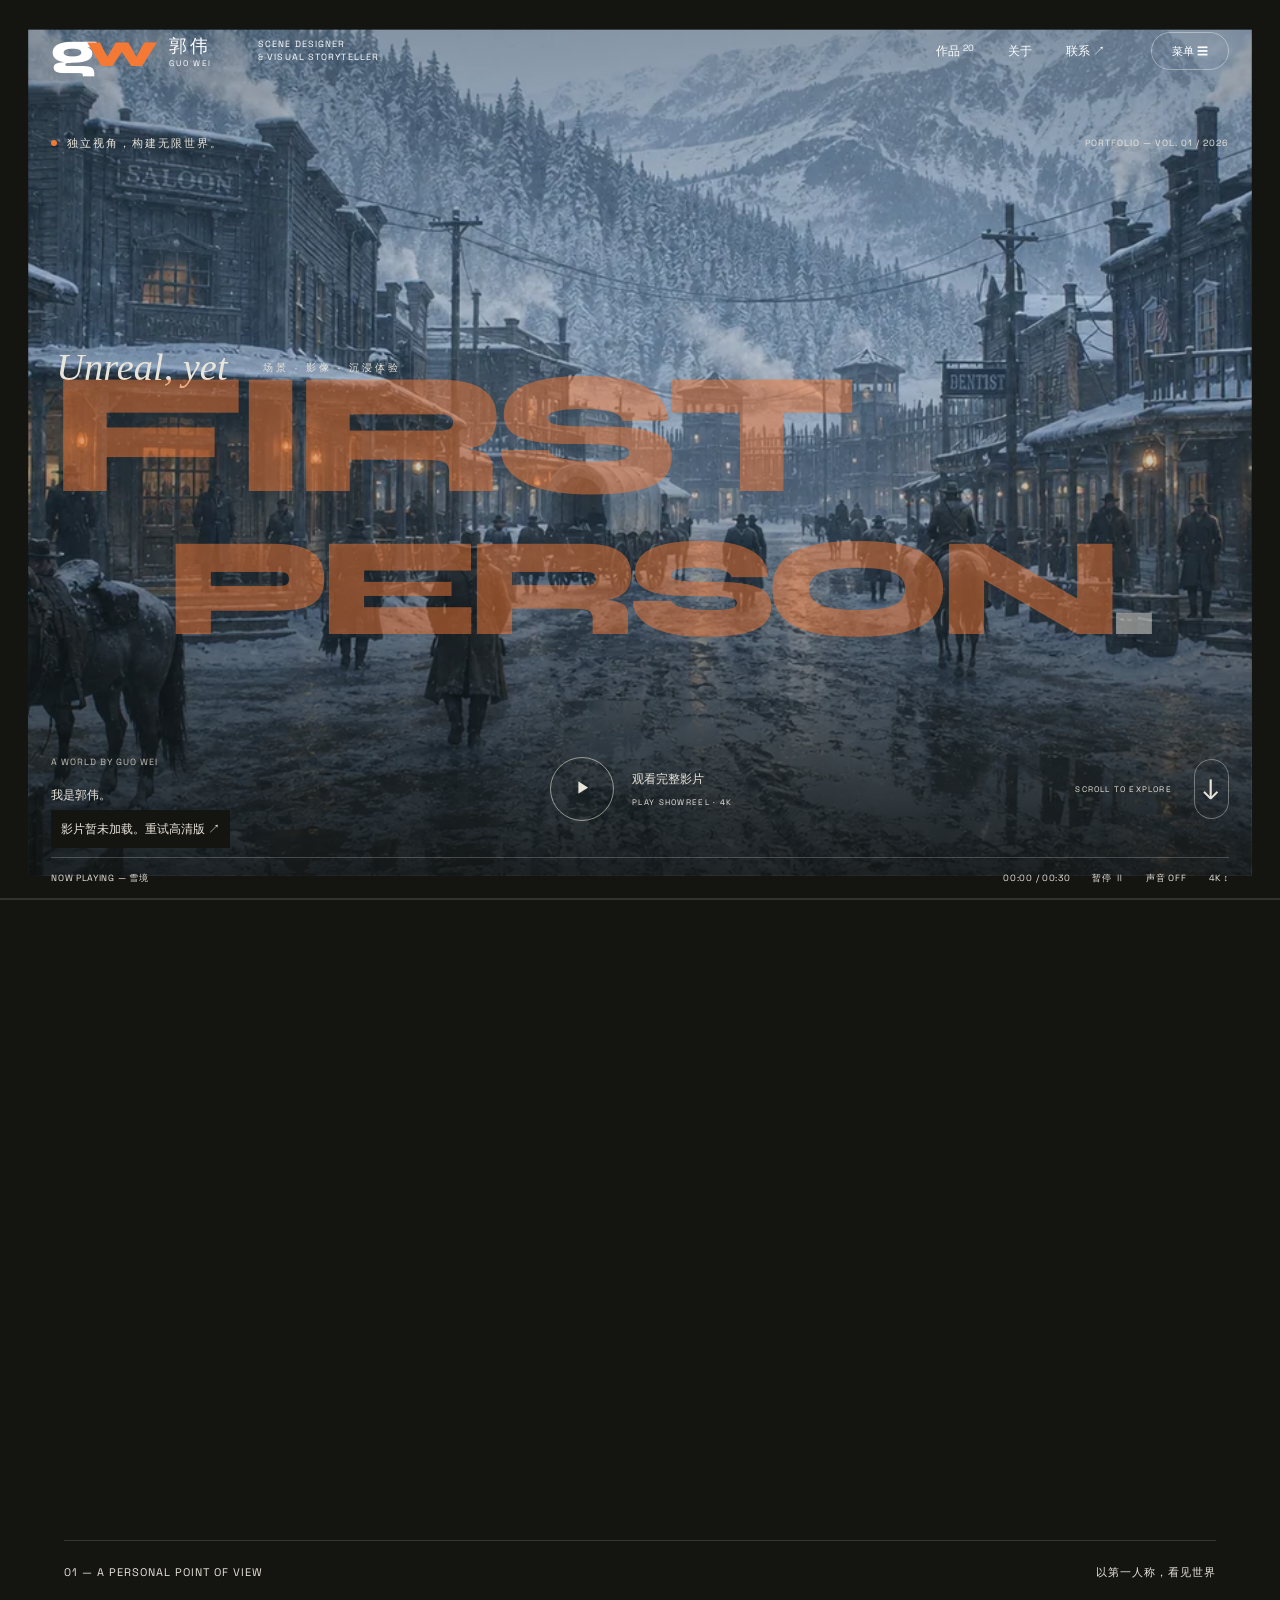
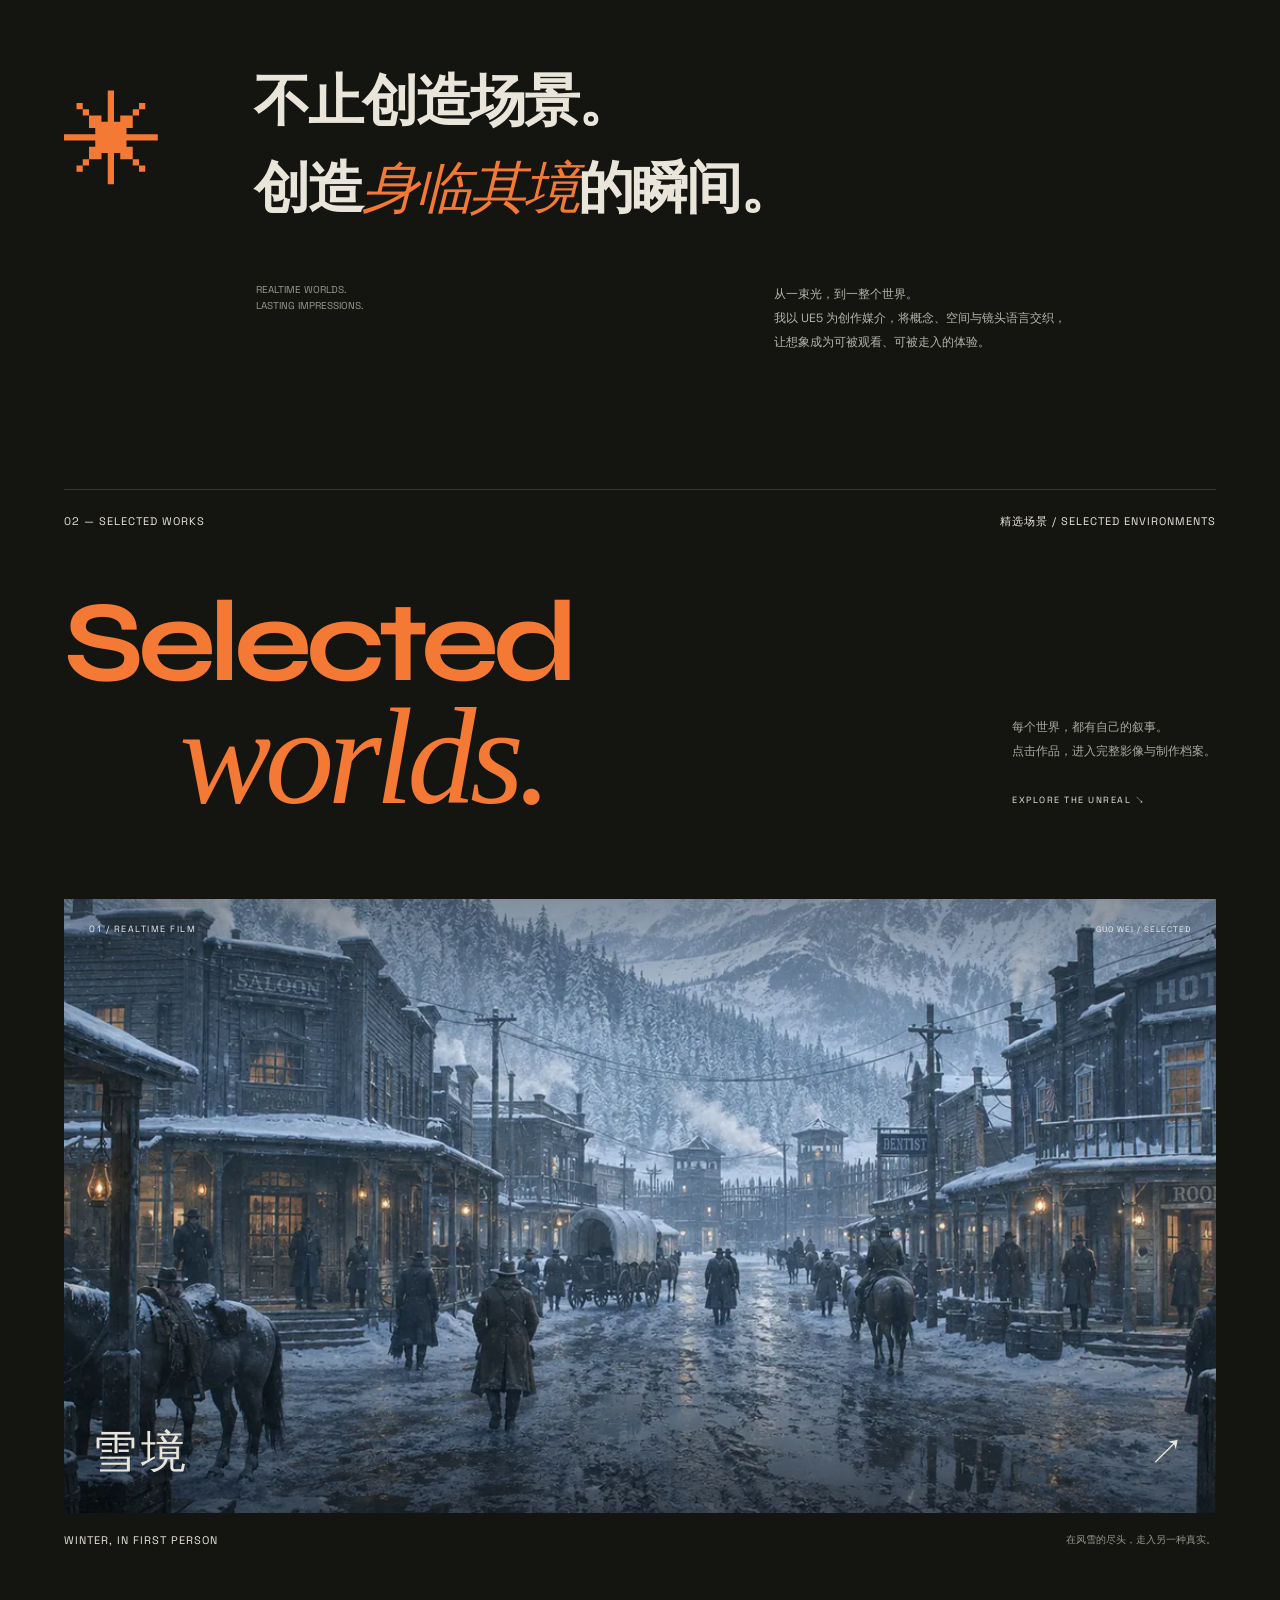
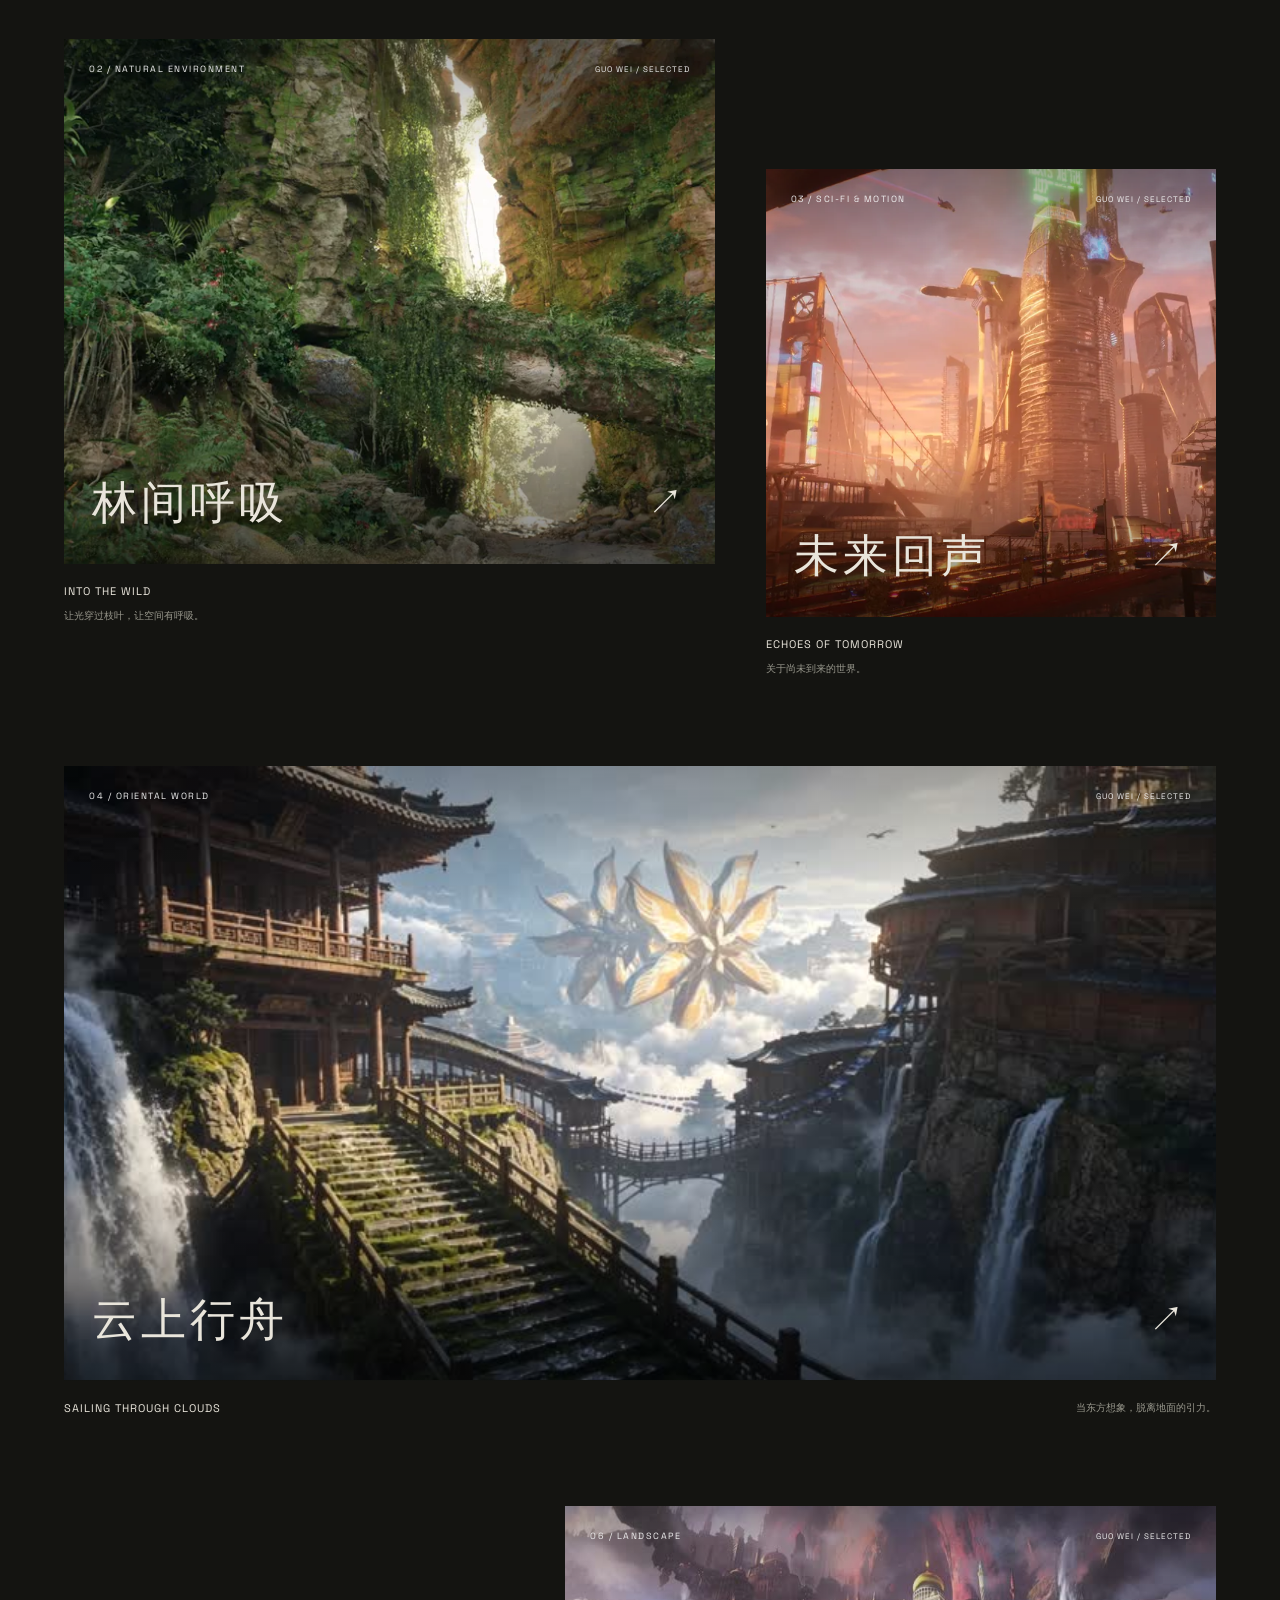
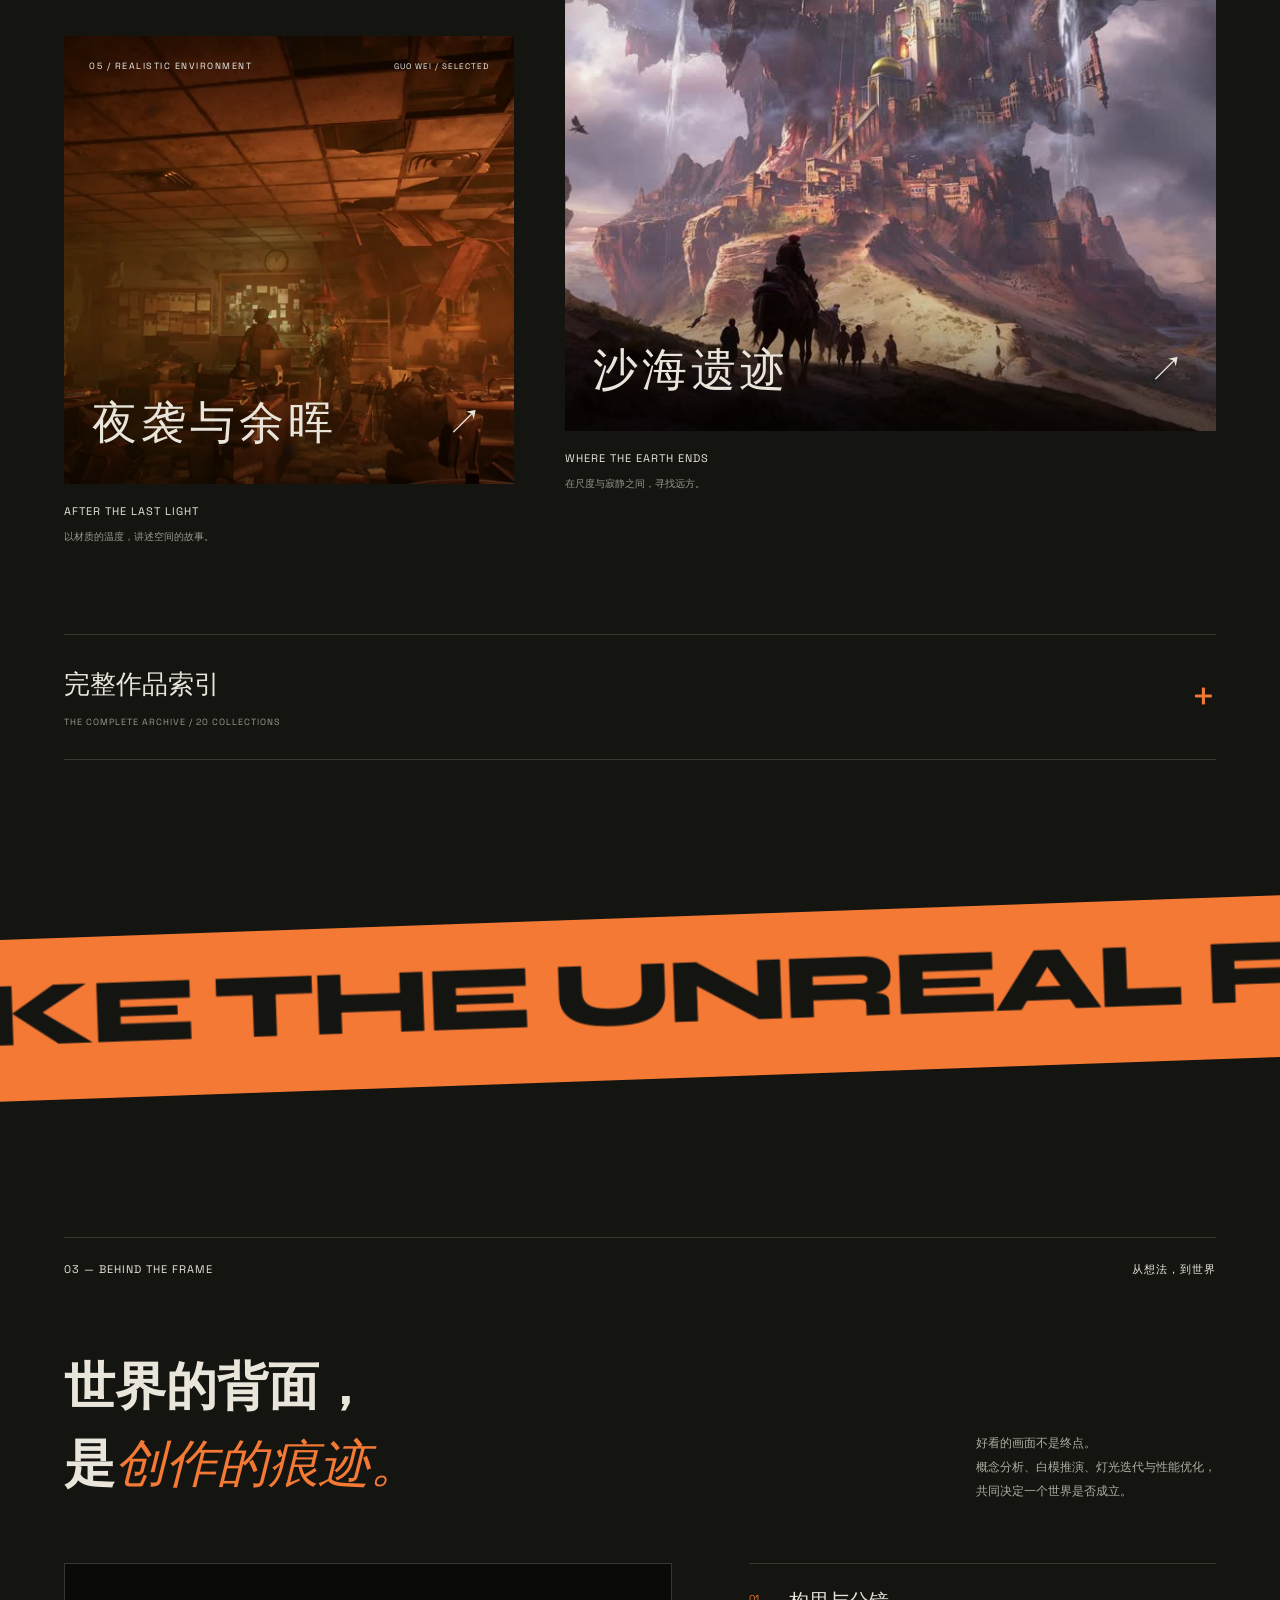
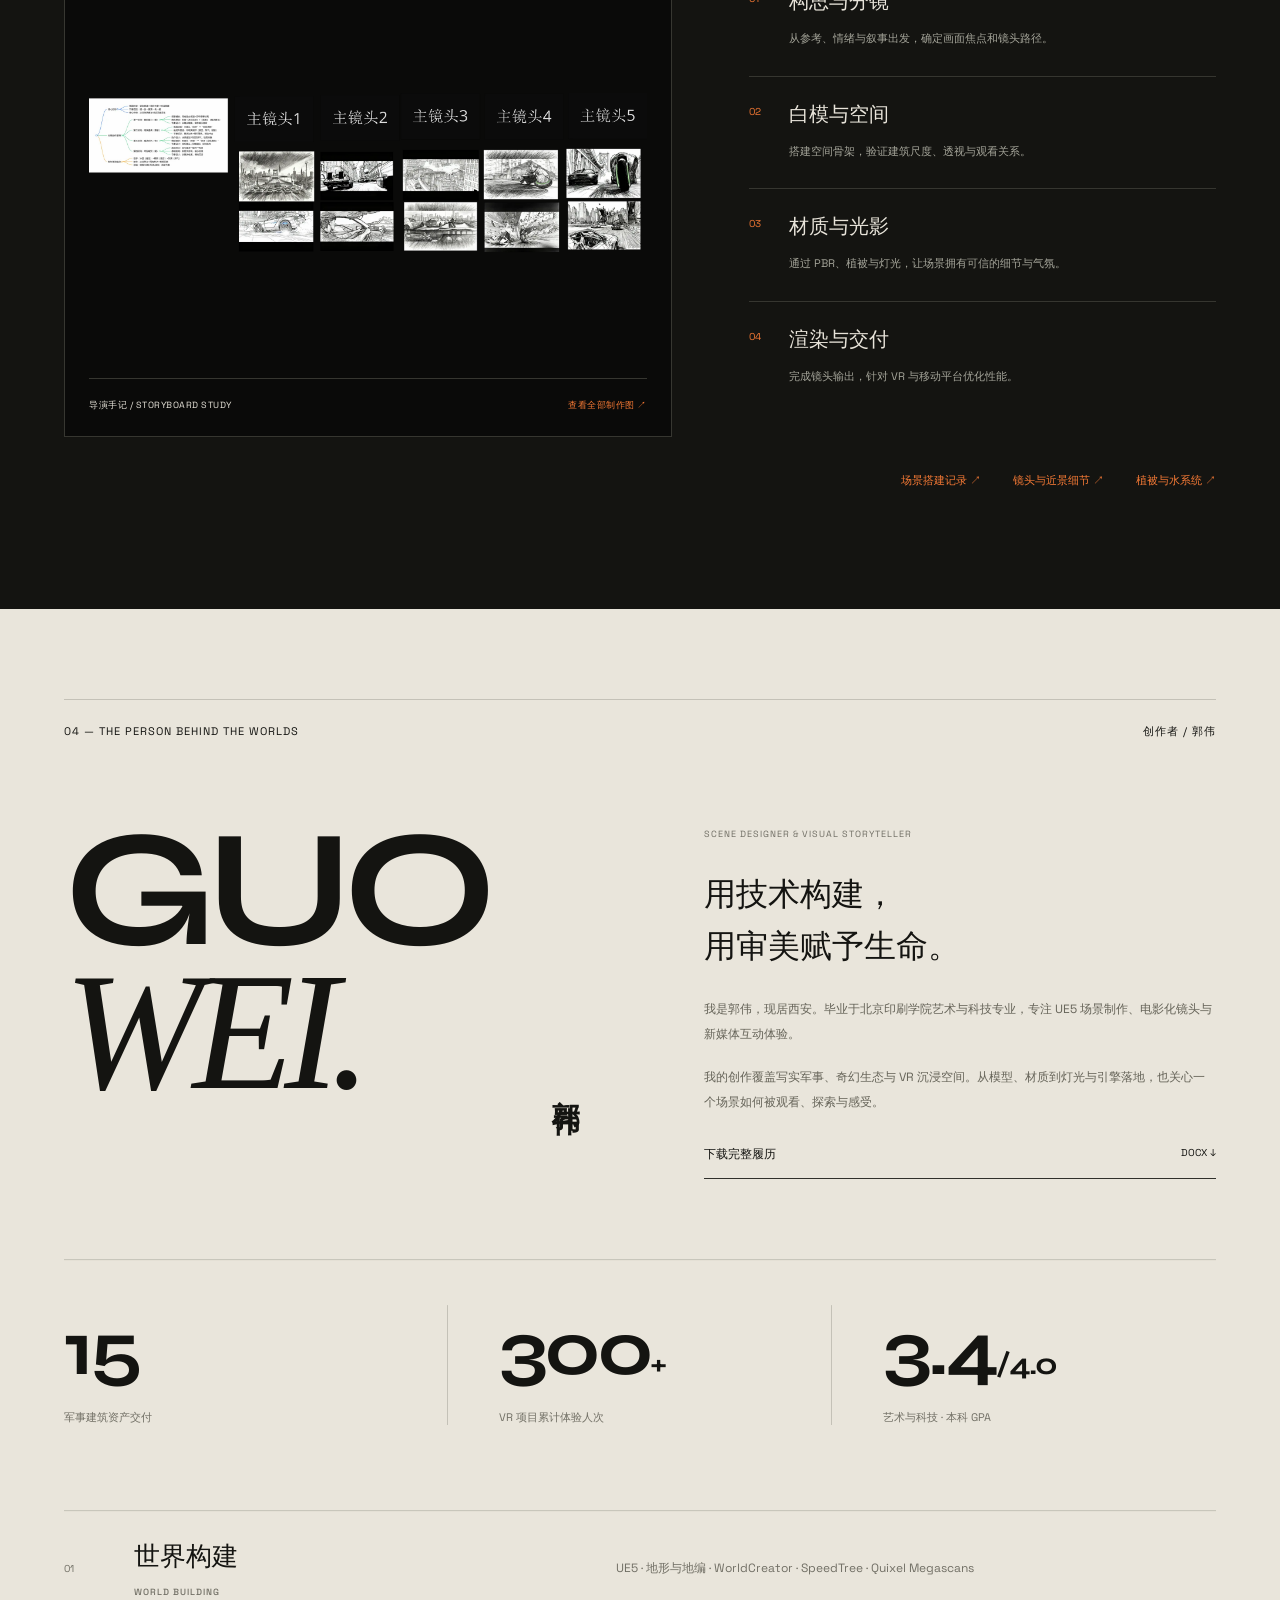
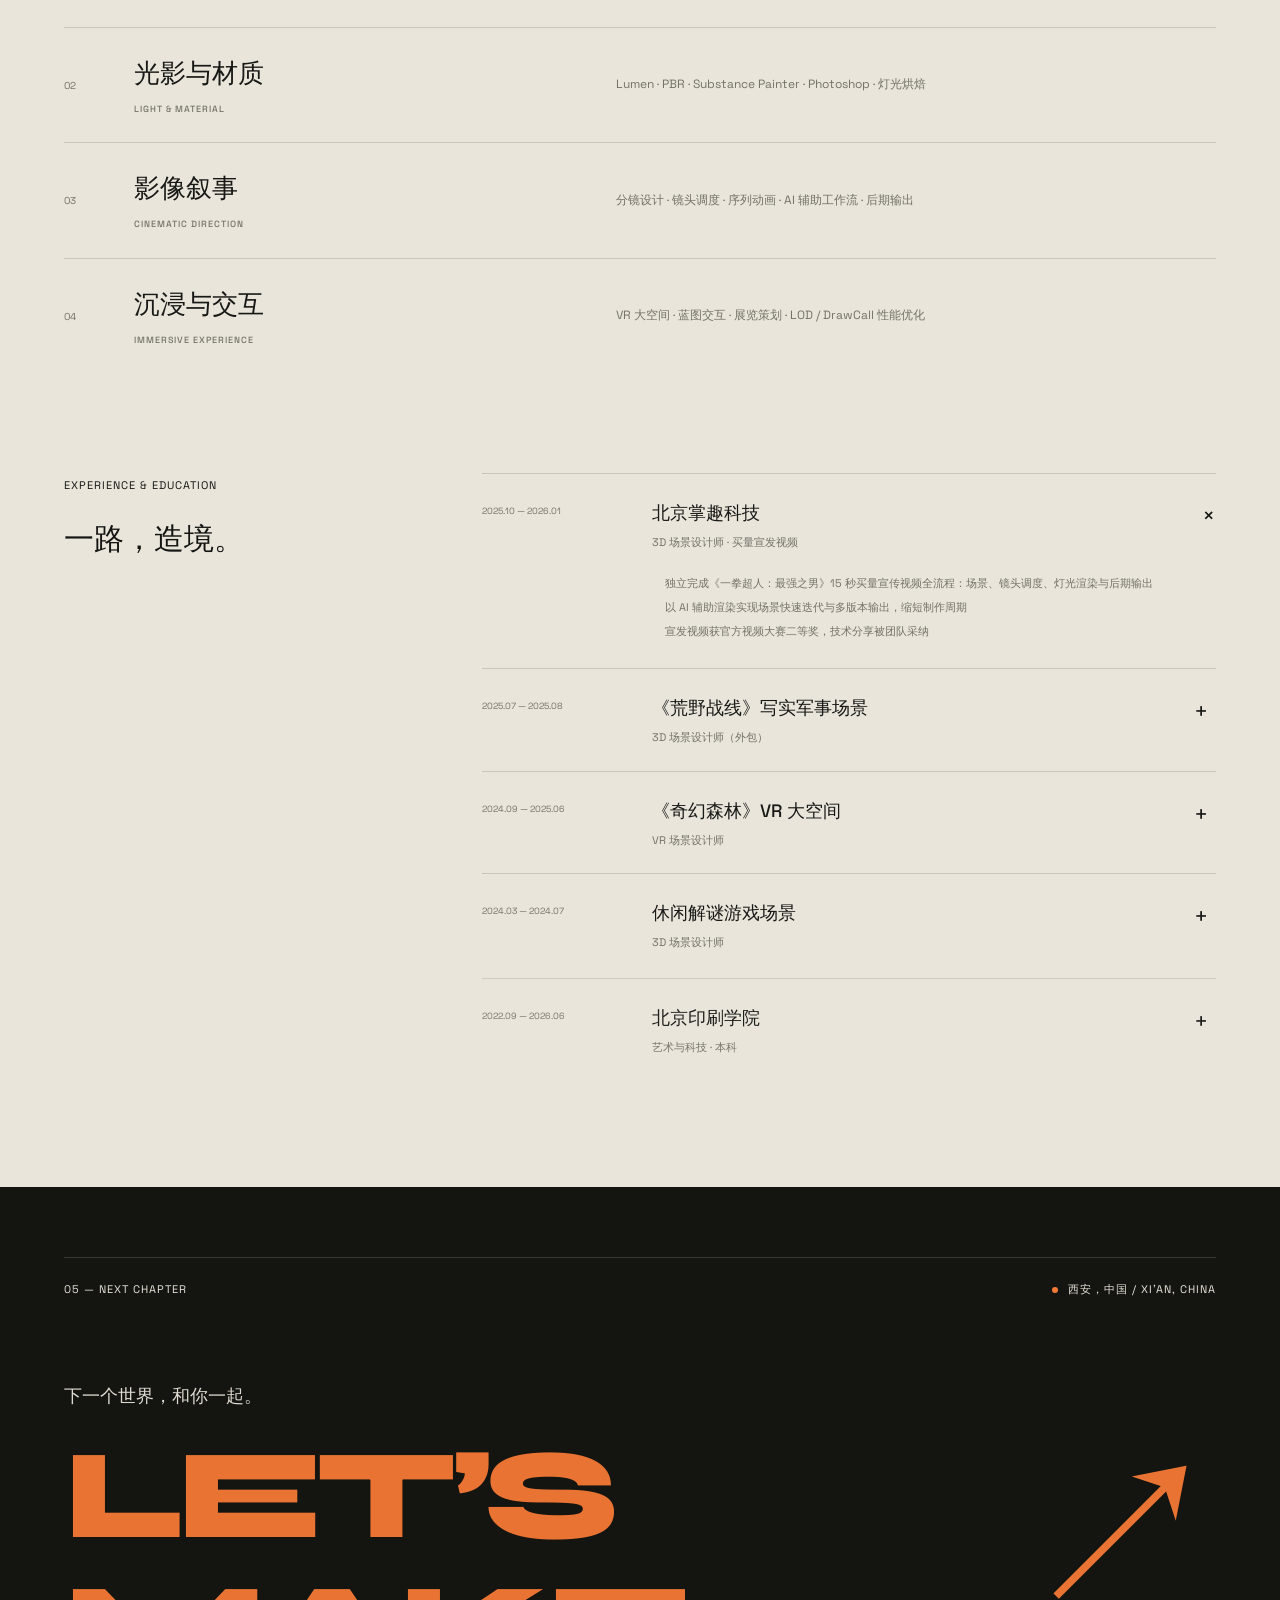
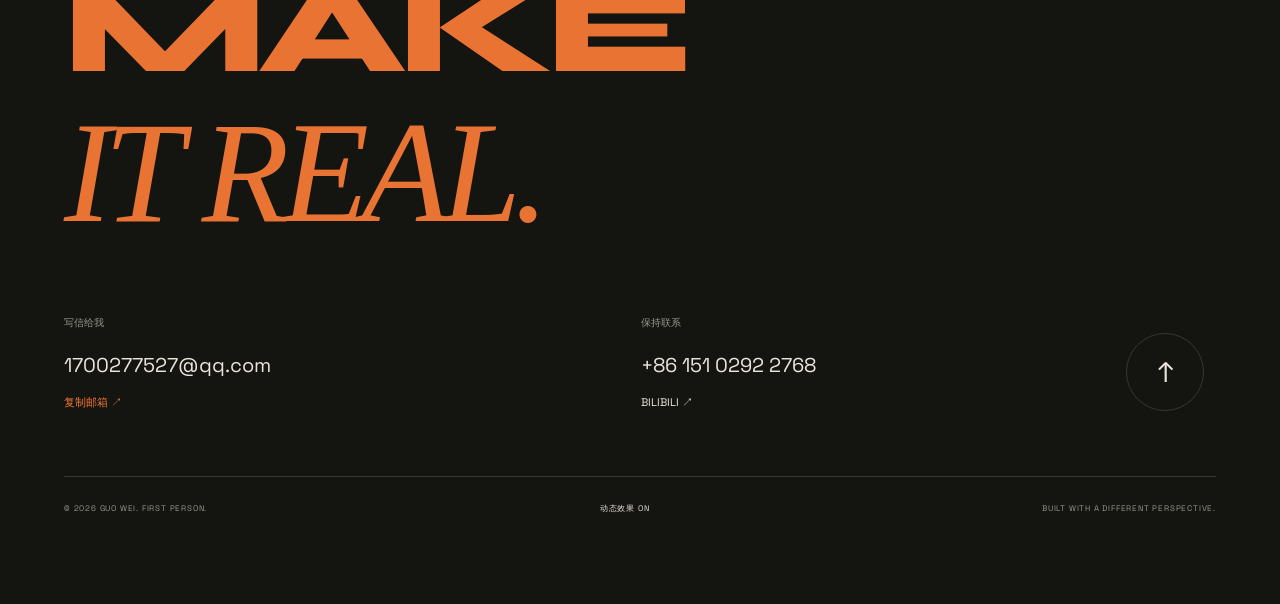
<file: index.html>
<!DOCTYPE html><html lang="zh-CN"><head><meta charSet="utf-8"/><meta name="viewport" content="width=device-width, initial-scale=1"/><link rel="stylesheet" href="/_next/static/css/a288ea6b3a2f4636.css" data-precedence="next"/><link rel="preload" as="script" fetchPriority="low" href="/_next/static/chunks/webpack-7698e89c174f8272.js"/><script src="/_next/static/chunks/5b240e37-4dc8ede76133f48e.js" async=""></script><script src="/_next/static/chunks/757-9be4ea8fd9eb7b2c.js" async=""></script><script src="/_next/static/chunks/main-app-bcd5c6596d5fb489.js" async=""></script><script src="/_next/static/chunks/c15bf2b0-10ce3ae81928acc6.js" async=""></script><script src="/_next/static/chunks/395-ca7e2ba4813250ba.js" async=""></script><script src="/_next/static/chunks/app/page-ad77cdc5a7077536.js" async=""></script><meta name="theme-color" content="#141411"/><title>郭伟 GUO WEI — 第一人称 · 场景与影像作品集</title><meta name="description" content="郭伟的第一人称世界：UE5 场景设计、电影化影像、VR 沉浸体验。从概念、分镜到实时世界。"/><meta property="og:title" content="郭伟 — FIRST PERSON"/><meta property="og:description" content="场景、影像与可被走入的世界。"/><meta property="og:image" content="https://wogei071-cyber.github.io/media/hero/hero-poster.webp"/><meta name="twitter:card" content="summary_large_image"/><meta name="twitter:title" content="郭伟 — FIRST PERSON"/><meta name="twitter:description" content="场景、影像与可被走入的世界。"/><meta name="twitter:image" content="https://wogei071-cyber.github.io/media/hero/hero-poster.webp"/><link rel="icon" href="/favicon.svg"/><script src="/_next/static/chunks/polyfills-42372ed130431b0a.js" noModule=""></script></head><body><div class="site"><a class="skip" href="#works">跳至作品</a><header class="nav"><a class="brand" href="#top" aria-label="郭伟，回到首页"><span class="brand-mark">g<span>w</span></span><span>郭伟<span class="brand-sub">GUO WEI</span></span></a><span class="nav-role">SCENE DESIGNER<br/>&amp; VISUAL STORYTELLER</span><nav aria-label="主导航"><a href="#works">作品 <sup>20</sup></a><a href="#about">关于</a><a href="#contact">联系 ↗</a></nav><button class="menu-toggle" aria-expanded="false" aria-controls="menu" aria-label="打开菜单">菜单 ☰</button></header><main><section class="hero-scroll" id="top" aria-label="第一人称作品集开场影片"><div class="hero-sticky"><div class="hero-frame"><video class="hero-video" autoPlay="" muted="" loop="" playsInline="" preload="auto" poster="/media/stills/snow-1.webp" aria-label="雪景分镜头，完整循环影片"></video><div class="hero-shade"></div></div><div class="hero-kicker"><span class="dot"></span>独立视角，构建无限世界。<span class="edition">PORTFOLIO — VOL. 01 / 2026</span></div><div class="hero-heading"><div class="hero-pre"><em>Unreal, yet</em><span>场景 · 影像 · 沉浸体验</span></div><h1 class="hero-title"><span>FIRST</span><span>PERSON<span class="period">.</span></span></h1></div><div class="hero-footer"><div class="hero-caption"><span class="tiny">A WORLD BY GUO WEI</span><p>我是郭伟。<br/>用光影与空间，让想象发生。</p></div><button class="reel-button"><span class="play-icon">▶</span><span>观看完整影片<small>PLAY SHOWREEL · 4K</small></span></button><a class="scroll-cue" href="#works"><span>SCROLL TO EXPLORE</span><span class="scroll-arrow">↓</span></a></div><div class="film-controls"><span>NOW PLAYING — 雪境</span><span class="film-time">00:00<!-- --> / <!-- -->00:30</span><button aria-label="暂停背景影片">暂停 Ⅱ</button><button aria-label="开启声音">声音 <!-- -->OFF</button><button aria-label="切换影片清晰度">4K<!-- --> ↕</button></div><div class="film-progress"><span style="width:0%"></span></div></div></section><section class="intro section-pad"><div class="eyebrow reveal">01 — A PERSONAL POINT OF VIEW<span>以第一人称，看见世界</span></div><div class="intro-main"><span class="asterisk">✳</span><h2 class="reveal">不止创造场景。<br/>创造<span class="serif">身临其境</span>的瞬间。</h2></div><div class="intro-bottom reveal"><span>REALTIME WORLDS.<br/>LASTING IMPRESSIONS.</span><p>从一束光，到一整个世界。<br/>我以 UE5 为创作媒介，将概念、空间与镜头语言交织，<br class="desktop"/>让想象成为可被观看、可被走入的体验。</p></div></section><section class="works section-pad" id="works"><div class="eyebrow">02 — SELECTED WORKS<span>精选场景 / SELECTED ENVIRONMENTS</span></div><div class="section-title reveal"><h2>Selected<br/><span class="serif">worlds.</span></h2><p>每个世界，都有自己的叙事。<br/>点击作品，进入完整影像与制作档案。<span>EXPLORE THE UNREAL ↘</span></p></div><div class="works-grid"><button class="work wide reveal" aria-label="探索作品：雪境"><div class="work-image"><img src="/media/stills/snow-1.webp" alt="雪境 — 在风雪的尽头，走入另一种真实。" loading="lazy"/><span class="work-topline">01 / REALTIME FILM<span>GUO WEI / SELECTED</span></span><span class="work-hover">进入世界 ↗</span><div class="work-image-title"><span>雪境</span><span>↗</span></div></div><div class="work-caption"><h3>WINTER, IN FIRST PERSON</h3><span>在风雪的尽头，走入另一种真实。</span></div></button><button class="work large reveal" aria-label="探索作品：林间呼吸"><div class="work-image"><img src="/media/stills/forest-2.webp" alt="林间呼吸 — 让光穿过枝叶，让空间有呼吸。" loading="lazy"/><span class="work-topline">02 / NATURAL ENVIRONMENT<span>GUO WEI / SELECTED</span></span><span class="work-hover">进入世界 ↗</span><div class="work-image-title"><span>林间呼吸</span><span>↗</span></div></div><div class="work-caption"><h3>INTO THE WILD</h3><span>让光穿过枝叶，让空间有呼吸。</span></div></button><button class="work small reveal" aria-label="探索作品：未来回声"><div class="work-image"><img src="/media/stills/city-2.webp" alt="未来回声 — 关于尚未到来的世界。" loading="lazy"/><span class="work-topline">03 / SCI-FI &amp; MOTION<span>GUO WEI / SELECTED</span></span><span class="work-hover">进入世界 ↗</span><div class="work-image-title"><span>未来回声</span><span>↗</span></div></div><div class="work-caption"><h3>ECHOES OF TOMORROW</h3><span>关于尚未到来的世界。</span></div></button><button class="work wide reveal" aria-label="探索作品：云上行舟"><div class="work-image"><video class="work-video" src="/collection/39645356a69c.mp4" poster="/collection/39645356a69c.jpg" muted="" loop="" playsInline="" preload="metadata" aria-label="云上行舟主视频" tabindex="-1"></video><span class="work-topline">04 / ORIENTAL WORLD<span>GUO WEI / SELECTED</span></span><span class="work-hover">进入世界 ↗</span><div class="work-image-title"><span>云上行舟</span><span>↗</span></div></div><div class="work-caption"><h3>SAILING THROUGH CLOUDS</h3><span>当东方想象，脱离地面的引力。</span></div></button><button class="work small reveal" aria-label="探索作品：夜袭与余晖"><div class="work-image"><img src="/media/stills/fps-1.webp" alt="夜袭与余晖 — 以材质的温度，讲述空间的故事。" loading="lazy"/><span class="work-topline">05 / REALISTIC ENVIRONMENT<span>GUO WEI / SELECTED</span></span><span class="work-hover">进入世界 ↗</span><div class="work-image-title"><span>夜袭与余晖</span><span>↗</span></div></div><div class="work-caption"><h3>AFTER THE LAST LIGHT</h3><span>以材质的温度，讲述空间的故事。</span></div></button><button class="work large reveal" aria-label="探索作品：沙海遗迹"><div class="work-image"><video class="work-video" src="/collection/2d8ee64d294a.mp4" poster="/collection/2d8ee64d294a.jpg" muted="" loop="" playsInline="" preload="metadata" aria-label="沙海遗迹主视频" tabindex="-1"></video><span class="work-topline">06 / LANDSCAPE<span>GUO WEI / SELECTED</span></span><span class="work-hover">进入世界 ↗</span><div class="work-image-title"><span>沙海遗迹</span><span>↗</span></div></div><div class="work-caption"><h3>WHERE THE EARTH ENDS</h3><span>在尺度与寂静之间，寻找远方。</span></div></button></div><button class="index-toggle" aria-expanded="false" aria-controls="archive-index"><span>完整作品索引<small>THE COMPLETE ARCHIVE / <!-- -->20<!-- --> COLLECTIONS</small></span><span>+</span></button></section><section class="manifesto"><div class="manifesto-word" aria-hidden="true">MAKE THE UNREAL FEEL REAL. MAKE THE UNREAL FEEL REAL.</div></section><section class="process section-pad" id="process"><div class="eyebrow">03 — BEHIND THE FRAME<span>从想法，到世界</span></div><div class="process-head reveal"><h2>世界的背面，<br/>是<span class="serif">创作的痕迹。</span></h2><p>好看的画面不是终点。<br/>概念分析、白模推演、灯光迭代与性能优化，<br/>共同决定一个世界是否成立。</p></div><div class="process-layout"><button class="process-board reveal"><img src="/media/process/director-1.webp" loading="lazy" alt="关卡导演镜头分镜分析图"/><span>导演手记 / STORYBOARD STUDY <b>查看全部制作图 ↗</b></span></button><div class="process-steps"><div class="reveal"><small>01</small><h3>构思与分镜</h3><p>从参考、情绪与叙事出发，确定画面焦点和镜头路径。</p></div><div class="reveal"><small>02</small><h3>白模与空间</h3><p>搭建空间骨架，验证建筑尺度、透视与观看关系。</p></div><div class="reveal"><small>03</small><h3>材质与光影</h3><p>通过 PBR、植被与灯光，让场景拥有可信的细节与气氛。</p></div><div class="reveal"><small>04</small><h3>渲染与交付</h3><p>完成镜头输出，针对 VR 与移动平台优化性能。</p></div></div></div><div class="process-links"><button>场景搭建记录 ↗</button><button>镜头与近景细节 ↗</button><button>植被与水系统 ↗</button></div></section><section class="about section-pad" id="about"><div class="eyebrow">04 — THE PERSON BEHIND THE WORLDS<span>创作者 / 郭伟</span></div><div class="about-top"><h2 class="reveal">GUO<br/><span class="serif">WEI.</span><span class="name-cn">郭伟</span></h2><div class="about-copy reveal"><span class="tiny">SCENE DESIGNER &amp; VISUAL STORYTELLER</span><h3>用技术构建，<br/>用审美赋予生命。</h3><p>我是郭伟，现居西安。毕业于北京印刷学院艺术与科技专业，专注 UE5 场景制作、电影化镜头与新媒体互动体验。</p><p>我的创作覆盖写实军事、奇幻生态与 VR 沉浸空间。从模型、材质到灯光与引擎落地，也关心一个场景如何被观看、探索与感受。</p><a class="text-link" href="/GuoWei-Resume.docx" download="">下载完整履历 <span>DOCX ↓</span></a></div></div><div class="about-facts reveal"><div><b>15</b><span>军事建筑资产交付</span></div><div><b>300<span>+</span></b><span>VR 项目累计体验人次</span></div><div><b>3.4<span>/4.0</span></b><span>艺术与科技 · 本科 GPA</span></div></div><div class="expertise"><div class="expertise-row reveal"><span>01</span><h3>世界构建<small>WORLD BUILDING</small></h3><p>UE5 · 地形与地编 · WorldCreator · SpeedTree · Quixel Megascans</p></div><div class="expertise-row reveal"><span>02</span><h3>光影与材质<small>LIGHT &amp; MATERIAL</small></h3><p>Lumen · PBR · Substance Painter · Photoshop · 灯光烘焙</p></div><div class="expertise-row reveal"><span>03</span><h3>影像叙事<small>CINEMATIC DIRECTION</small></h3><p>分镜设计 · 镜头调度 · 序列动画 · AI 辅助工作流 · 后期输出</p></div><div class="expertise-row reveal"><span>04</span><h3>沉浸与交互<small>IMMERSIVE EXPERIENCE</small></h3><p>VR 大空间 · 蓝图交互 · 展览策划 · LOD / DrawCall 性能优化</p></div></div><div class="journey"><div class="journey-heading"><span class="tiny">EXPERIENCE &amp; EDUCATION</span><h3>一路，造境。</h3></div><div class="timeline"><details class="reveal" open=""><summary><span>2025.10<!-- --> — <!-- -->2026.01</span><div><h4>北京掌趣科技</h4><p>3D 场景设计师 · 买量宣发视频</p></div><b>+</b></summary><ul><li>独立完成《一拳超人：最强之男》15 秒买量宣传视频全流程：场景、镜头调度、灯光渲染与后期输出</li><li>以 AI 辅助渲染实现场景快速迭代与多版本输出，缩短制作周期</li><li>宣发视频获官方视频大赛二等奖，技术分享被团队采纳</li></ul></details><details class="reveal"><summary><span>2025.07<!-- --> — <!-- -->2025.08</span><div><h4>《荒野战线》写实军事场景</h4><p>3D 场景设计师（外包）</p></div><b>+</b></summary><ul><li>独立完成 15 个军事建筑场景搭建与资产整合，适配移动端 / VR 性能</li><li>建立标准化命名与贴图路径体系，配合甲方完成工程整合</li><li>资产一次性 100% 通过，达成长期合作意向</li></ul></details><details class="reveal"><summary><span>2024.09<!-- --> — <!-- -->2025.06</span><div><h4>《奇幻森林》VR 大空间</h4><p>VR 场景设计师</p></div><b>+</b></summary><ul><li>构建纵深数百米的沉浸式森林探索空间，SpeedTree + Foliage 生态散布</li><li>LOD / 面数 / 贴图 / 阴影专项优化，DrawCall 控制在安全阈值</li><li>蓝图编写交互逻辑，通过实验室验收，累计接待 300+ 人次</li></ul></details><details class="reveal"><summary><span>2024.03<!-- --> — <!-- -->2024.07</span><div><h4>休闲解谜游戏场景</h4><p>3D 场景设计师</p></div><b>+</b></summary><ul><li>负责白模建筑与道具建模、UV 与材质，快速产出可复用白盒场景</li><li>建立模块化资产复用体系，资产复用率达 80%</li><li>获工作室「高效协作奖」</li></ul></details><details class="reveal"><summary><span>2022.09<!-- --> — <!-- -->2026.06</span><div><h4>北京印刷学院</h4><p>艺术与科技 · 本科</p></div><b>+</b></summary><ul><li>GPA 3.4 / 4.0，专业排名前 20%，数字媒体设计大赛二等奖</li><li>VR 场景设计师（高级）、AIGC 数字媒体认证</li><li>方向：游戏场景 / 虚拟现实 / 数字媒体交互设计</li></ul></details></div></div></section><footer class="contact section-pad" id="contact"><div class="eyebrow">05 — NEXT CHAPTER<span><span class="dot"></span>西安，中国 / XI&#x27;AN, CHINA</span></div><p class="contact-kicker reveal">下一个世界，和你一起。</p><a class="contact-title reveal" href="mailto:1700277527@qq.com">LET’S MAKE<br/><span class="serif">IT REAL.</span><span class="contact-arrow">↗</span></a><div class="contact-details"><div><small>写信给我</small><a href="mailto:1700277527@qq.com">1700277527@qq.com</a><button aria-live="polite">复制邮箱 ↗</button></div><div><small>保持联系</small><a href="tel:+8615102922768">+86 151 0292 2768</a><a href="https://t.bilibili.com/1099149802566844418" target="_blank" rel="noreferrer">BILIBILI ↗</a></div><a class="back-top" href="#top" aria-label="回到顶部">↑</a></div><div class="footer-bottom"><span>© 2026 GUO WEI. FIRST PERSON.</span><button>动态效果 <!-- -->ON</button><span>BUILT WITH A DIFFERENT PERSPECTIVE.</span></div></footer></main><dialog class="project-dialog" aria-label="作品详情"><div class="dialog-shell"></div></dialog></div><script src="/_next/static/chunks/webpack-7698e89c174f8272.js" async=""></script><script>(self.__next_f=self.__next_f||[]).push([0]);self.__next_f.push([2,null])</script><script>self.__next_f.push([1,"1:HL[\"/_next/static/css/a288ea6b3a2f4636.css\",\"style\"]\n"])</script><script>self.__next_f.push([1,"2:I[4771,[],\"\"]\n4:I[7146,[],\"ClientPageRoot\"]\n5:I[9120,[\"922\",\"static/chunks/c15bf2b0-10ce3ae81928acc6.js\",\"395\",\"static/chunks/395-ca7e2ba4813250ba.js\",\"931\",\"static/chunks/app/page-ad77cdc5a7077536.js\"],\"default\",1]\n6:I[2859,[],\"\"]\n7:I[8719,[],\"\"]\n9:I[6953,[],\"\"]\na:[]\n0:[\"$\",\"$L2\",null,{\"buildId\":\"wfwROdsZMEgQZlvey5ila\",\"assetPrefix\":\"\",\"urlParts\":[\"\",\"\"],\"initialTree\":[\"\",{\"children\":[\"__PAGE__\",{}]},\"$undefined\",\"$undefined\",true],\"initialSeedData\":[\"\",{\"children\":[\"__PAGE__\",{},[[\"$L3\",[\"$\",\"$L4\",null,{\"props\":{\"params\":{},\"searchParams\":{}},\"Component\":\"$5\"}],null],null],null]},[[[[\"$\",\"link\",\"0\",{\"rel\":\"stylesheet\",\"href\":\"/_next/static/css/a288ea6b3a2f4636.css\",\"precedence\":\"next\",\"crossOrigin\":\"$undefined\"}]],[\"$\",\"html\",null,{\"lang\":\"zh-CN\",\"children\":[\"$\",\"body\",null,{\"children\":[\"$\",\"$L6\",null,{\"parallelRouterKey\":\"children\",\"segmentPath\":[\"children\"],\"error\":\"$undefined\",\"errorStyles\":\"$undefined\",\"errorScripts\":\"$undefined\",\"template\":[\"$\",\"$L7\",null,{}],\"templateStyles\":\"$undefined\",\"templateScripts\":\"$undefined\",\"notFound\":[[\"$\",\"title\",null,{\"children\":\"404: This page could not be found.\"}],[\"$\",\"div\",null,{\"style\":{\"fontFamily\":\"system-ui,\\\"Segoe UI\\\",Roboto,Helvetica,Arial,sans-serif,\\\"Apple Color Emoji\\\",\\\"Segoe UI Emoji\\\"\",\"height\":\"100vh\",\"textAlign\":\"center\",\"display\":\"flex\",\"flexDirection\":\"column\",\"alignItems\":\"center\",\"justifyContent\":\"center\"},\"children\":[\"$\",\"div\",null,{\"children\":[[\"$\",\"style\",null,{\"dangerouslySetInnerHTML\":{\"__html\":\"body{color:#000;background:#fff;margin:0}.next-error-h1{border-right:1px solid rgba(0,0,0,.3)}@media (prefers-color-scheme:dark){body{color:#fff;background:#000}.next-error-h1{border-right:1px solid rgba(255,255,255,.3)}}\"}}],[\"$\",\"h1\",null,{\"className\":\"next-error-h1\",\"style\":{\"display\":\"inline-block\",\"margin\":\"0 20px 0 0\",\"padding\":\"0 23px 0 0\",\"fontSize\":24,\"fontWeight\":500,\"verticalAlign\":\"top\",\"lineHeight\":\"49px\"},\"children\":\"404\"}],[\"$\",\"div\",null,{\"style\":{\"display\":\"inline-block\"},\"children\":[\"$\",\"h2\",null,{\"style\":{\"fontSize\":14,\"fontWeight\":40"])</script><script>self.__next_f.push([1,"0,\"lineHeight\":\"49px\",\"margin\":0},\"children\":\"This page could not be found.\"}]}]]}]}]],\"notFoundStyles\":[]}]}]}]],null],null],\"couldBeIntercepted\":false,\"initialHead\":[null,\"$L8\"],\"globalErrorComponent\":\"$9\",\"missingSlots\":\"$Wa\"}]\n"])</script><script>self.__next_f.push([1,"8:[[\"$\",\"meta\",\"0\",{\"name\":\"viewport\",\"content\":\"width=device-width, initial-scale=1\"}],[\"$\",\"meta\",\"1\",{\"name\":\"theme-color\",\"content\":\"#141411\"}],[\"$\",\"meta\",\"2\",{\"charSet\":\"utf-8\"}],[\"$\",\"title\",\"3\",{\"children\":\"郭伟 GUO WEI — 第一人称 · 场景与影像作品集\"}],[\"$\",\"meta\",\"4\",{\"name\":\"description\",\"content\":\"郭伟的第一人称世界：UE5 场景设计、电影化影像、VR 沉浸体验。从概念、分镜到实时世界。\"}],[\"$\",\"meta\",\"5\",{\"property\":\"og:title\",\"content\":\"郭伟 — FIRST PERSON\"}],[\"$\",\"meta\",\"6\",{\"property\":\"og:description\",\"content\":\"场景、影像与可被走入的世界。\"}],[\"$\",\"meta\",\"7\",{\"property\":\"og:image\",\"content\":\"https://wogei071-cyber.github.io/media/hero/hero-poster.webp\"}],[\"$\",\"meta\",\"8\",{\"name\":\"twitter:card\",\"content\":\"summary_large_image\"}],[\"$\",\"meta\",\"9\",{\"name\":\"twitter:title\",\"content\":\"郭伟 — FIRST PERSON\"}],[\"$\",\"meta\",\"10\",{\"name\":\"twitter:description\",\"content\":\"场景、影像与可被走入的世界。\"}],[\"$\",\"meta\",\"11\",{\"name\":\"twitter:image\",\"content\":\"https://wogei071-cyber.github.io/media/hero/hero-poster.webp\"}],[\"$\",\"link\",\"12\",{\"rel\":\"icon\",\"href\":\"/favicon.svg\"}]]\n3:null\n"])</script></body></html>
</file>
<file: _next/static/css/a288ea6b3a2f4636.css>
*,:after,:before{--tw-border-spacing-x:0;--tw-border-spacing-y:0;--tw-translate-x:0;--tw-translate-y:0;--tw-rotate:0;--tw-skew-x:0;--tw-skew-y:0;--tw-scale-x:1;--tw-scale-y:1;--tw-pan-x: ;--tw-pan-y: ;--tw-pinch-zoom: ;--tw-scroll-snap-strictness:proximity;--tw-gradient-from-position: ;--tw-gradient-via-position: ;--tw-gradient-to-position: ;--tw-ordinal: ;--tw-slashed-zero: ;--tw-numeric-figure: ;--tw-numeric-spacing: ;--tw-numeric-fraction: ;--tw-ring-inset: ;--tw-ring-offset-width:0px;--tw-ring-offset-color:#fff;--tw-ring-color:rgba(59,130,246,.5);--tw-ring-offset-shadow:0 0 #0000;--tw-ring-shadow:0 0 #0000;--tw-shadow:0 0 #0000;--tw-shadow-colored:0 0 #0000;--tw-blur: ;--tw-brightness: ;--tw-contrast: ;--tw-grayscale: ;--tw-hue-rotate: ;--tw-invert: ;--tw-saturate: ;--tw-sepia: ;--tw-drop-shadow: ;--tw-backdrop-blur: ;--tw-backdrop-brightness: ;--tw-backdrop-contrast: ;--tw-backdrop-grayscale: ;--tw-backdrop-hue-rotate: ;--tw-backdrop-invert: ;--tw-backdrop-opacity: ;--tw-backdrop-saturate: ;--tw-backdrop-sepia: ;--tw-contain-size: ;--tw-contain-layout: ;--tw-contain-paint: ;--tw-contain-style: }::backdrop{--tw-border-spacing-x:0;--tw-border-spacing-y:0;--tw-translate-x:0;--tw-translate-y:0;--tw-rotate:0;--tw-skew-x:0;--tw-skew-y:0;--tw-scale-x:1;--tw-scale-y:1;--tw-pan-x: ;--tw-pan-y: ;--tw-pinch-zoom: ;--tw-scroll-snap-strictness:proximity;--tw-gradient-from-position: ;--tw-gradient-via-position: ;--tw-gradient-to-position: ;--tw-ordinal: ;--tw-slashed-zero: ;--tw-numeric-figure: ;--tw-numeric-spacing: ;--tw-numeric-fraction: ;--tw-ring-inset: ;--tw-ring-offset-width:0px;--tw-ring-offset-color:#fff;--tw-ring-color:rgba(59,130,246,.5);--tw-ring-offset-shadow:0 0 #0000;--tw-ring-shadow:0 0 #0000;--tw-shadow:0 0 #0000;--tw-shadow-colored:0 0 #0000;--tw-blur: ;--tw-brightness: ;--tw-contrast: ;--tw-grayscale: ;--tw-hue-rotate: ;--tw-invert: ;--tw-saturate: ;--tw-sepia: ;--tw-drop-shadow: ;--tw-backdrop-blur: ;--tw-backdrop-brightness: ;--tw-backdrop-contrast: ;--tw-backdrop-grayscale: ;--tw-backdrop-hue-rotate: ;--tw-backdrop-invert: ;--tw-backdrop-opacity: ;--tw-backdrop-saturate: ;--tw-backdrop-sepia: ;--tw-contain-size: ;--tw-contain-layout: ;--tw-contain-paint: ;--tw-contain-style: }/*
! tailwindcss v3.4.19 | MIT License | https://tailwindcss.com
*/*,:after,:before{box-sizing:border-box;border:0 solid #e5e7eb}:after,:before{--tw-content:""}:host,html{line-height:1.5;-webkit-text-size-adjust:100%;-moz-tab-size:4;-o-tab-size:4;tab-size:4;font-family:ui-sans-serif,system-ui,sans-serif,Apple Color Emoji,Segoe UI Emoji,Segoe UI Symbol,Noto Color Emoji;font-feature-settings:normal;font-variation-settings:normal;-webkit-tap-highlight-color:transparent}body{line-height:inherit}hr{height:0;color:inherit;border-top-width:1px}abbr:where([title]){-webkit-text-decoration:underline dotted;text-decoration:underline dotted}h1,h2,h3,h4,h5,h6{font-size:inherit;font-weight:inherit}a{text-decoration:inherit}b,strong{font-weight:bolder}code,kbd,pre,samp{font-family:ui-monospace,SFMono-Regular,Menlo,Monaco,Consolas,Liberation Mono,Courier New,monospace;font-feature-settings:normal;font-variation-settings:normal;font-size:1em}small{font-size:80%}sub,sup{font-size:75%;line-height:0;position:relative;vertical-align:baseline}sub{bottom:-.25em}sup{top:-.5em}table{text-indent:0;border-color:inherit;border-collapse:collapse}button,input,optgroup,select,textarea{font-family:inherit;font-feature-settings:inherit;font-variation-settings:inherit;font-size:100%;font-weight:inherit;line-height:inherit;letter-spacing:inherit;color:inherit;margin:0;padding:0}button,select{text-transform:none}button,input:where([type=button]),input:where([type=reset]),input:where([type=submit]){-webkit-appearance:button;background-color:transparent;background-image:none}:-moz-focusring{outline:auto}:-moz-ui-invalid{box-shadow:none}progress{vertical-align:baseline}::-webkit-inner-spin-button,::-webkit-outer-spin-button{height:auto}[type=search]{-webkit-appearance:textfield;outline-offset:-2px}::-webkit-search-decoration{-webkit-appearance:none}::-webkit-file-upload-button{-webkit-appearance:button;font:inherit}summary{display:list-item}blockquote,dd,dl,figure,h1,h2,h3,h4,h5,h6,hr,p,pre{margin:0}fieldset{margin:0}fieldset,legend{padding:0}menu,ol,ul{list-style:none;margin:0;padding:0}dialog{padding:0}textarea{resize:vertical}input::-moz-placeholder,textarea::-moz-placeholder{opacity:1;color:#9ca3af}input::placeholder,textarea::placeholder{opacity:1;color:#9ca3af}[role=button],button{cursor:pointer}:disabled{cursor:default}audio,canvas,embed,iframe,img,object,svg,video{display:block;vertical-align:middle}img,video{height:auto}[hidden]:where(:not([hidden=until-found])){display:none}.hidden{display:none}.filter{filter:var(--tw-blur) var(--tw-brightness) var(--tw-contrast) var(--tw-grayscale) var(--tw-hue-rotate) var(--tw-invert) var(--tw-saturate) var(--tw-sepia) var(--tw-drop-shadow)}:root{--ink:#141411;--paper:#e9e5db;--orange:#f47935;--muted:#99988d;--line:#383832}*{box-sizing:border-box}html{scroll-behavior:smooth;scroll-padding-top:90px}body{margin:0;background:var(--ink);color:var(--paper);font-family:Space Grotesk,Arial,Microsoft YaHei,sans-serif;-webkit-font-smoothing:antialiased}a,button{-webkit-tap-highlight-color:transparent}button{font:inherit;border:0;background:none;cursor:pointer}a,button{color:inherit}a{text-decoration:none}button:disabled{opacity:.3;cursor:default}a:focus-visible,button:focus-visible,summary:focus-visible{outline:2px solid var(--orange);outline-offset:6px}::-moz-selection{background:var(--orange);color:var(--ink)}::selection{background:var(--orange);color:var(--ink)}img,video{display:block;max-width:100%}h1,h2,h3,h4,p{margin:0}h1,h2{font-weight:700}sup{font-size:9px}button{padding:0}.site{overflow:clip}.section-pad{padding:90px 5vw}.serif{font-family:Georgia,Times New Roman,SimSun,serif;font-weight:400;font-style:italic}.eyebrow,.tiny{font-size:11px;letter-spacing:1px}.eyebrow{display:flex;justify-content:space-between;gap:24px;border-top:1px solid var(--line);padding-top:22px;line-height:1.7}.dot{display:inline-block;width:6px;height:6px;background:var(--orange);border-radius:50%;margin-right:10px}.nav{height:102px;padding:25px 4vw;gap:46px;position:absolute;inset:0 0 auto;z-index:40;color:#fff}.brand,.nav{display:flex;align-items:center}.brand{gap:13px;font-size:18px;letter-spacing:3px;line-height:1.4}.brand-mark{font-family:Syne,sans-serif;font-size:48px;letter-spacing:-11px;font-weight:800;line-height:1;margin-right:10px}.brand-mark span{color:var(--orange)}.brand-sub{display:block;font-size:8px;letter-spacing:1.7px}.nav-role{font-size:9px;letter-spacing:1.1px;line-height:1.5}.nav nav{display:flex;gap:34px;align-items:center;margin-left:auto;font-size:12px}.nav a:hover{color:var(--orange)}.menu-toggle{width:78px;height:38px;border:1px solid #ffffff60;border-radius:30px;font-size:11px}.menu-panel{position:fixed;z-index:35;inset:0;background:var(--orange);color:var(--ink);padding:140px 10vw 50px;display:flex;flex-direction:column;justify-content:center;gap:10px}.menu-panel a{border-bottom:1px solid #14141150;font-family:Syne,sans-serif;font-size:clamp(28px,5vw,70px);padding:15px 0;display:flex;justify-content:space-between;align-items:center}.menu-panel small{font:12px Arial;margin-right:30px}.skip{position:fixed;z-index:90;top:-80px;left:20px;background:var(--orange);color:var(--ink);padding:14px}.skip:focus{top:12px}.hero-scroll{height:160svh;min-height:950px}.hero-sticky{position:sticky;top:0;height:100svh;min-height:620px;isolation:isolate;display:flex;flex-direction:column;padding:0 4vw}.hero-frame{position:absolute;inset:0;z-index:-2;clip-path:inset(0);background:#253136}.hero-video{width:100%;height:100%;-o-object-fit:cover;object-fit:cover}.hero-shade{position:absolute;inset:0;background:linear-gradient(180deg,rgba(9,15,17,.35),rgba(9,15,17,.13) 35%,rgba(14,16,14,.25) 60%,rgba(14,16,14,.9))}.hero-kicker{display:flex;align-items:center;font-size:11px;letter-spacing:2px;margin-top:135px}.edition{margin-left:auto;font-size:9px;letter-spacing:1px}.hero-heading{margin:auto 0 2.5vh}.hero-pre{display:flex;align-items:center;gap:35px;margin-left:.4vw;margin-bottom:2vh}.hero-pre em{font:italic clamp(23px,3vw,48px) Georgia,serif}.hero-pre>span{font-size:10px;letter-spacing:3px}.hero-title{font-family:Syne,sans-serif;color:var(--orange);font-size:clamp(95px,13.6vw,236px);font-weight:800;letter-spacing:-.075em;line-height:.78;overflow:hidden;max-width:100%}.hero-title>span{display:block;padding-bottom:.08em}.hero-title>span:nth-child(2){margin-left:9vw}.period{color:var(--paper)}.hero-footer{display:flex;justify-content:space-between;align-items:center;gap:25px;margin:1.5vh 0 3vh}.hero-caption .tiny{font-size:9px;color:#c1c0b5}.hero-caption p{font-size:12px;line-height:1.9;margin-top:12px}.reel-button{display:flex;gap:18px;align-items:center;text-align:left;font-size:12px}.reel-button small{display:block;margin-top:8px;font-size:8px;letter-spacing:1.3px}.play-icon{border:1px solid #dfded099;border-radius:50%;width:64px;height:64px;display:grid;place-items:center;font-size:15px;padding-left:3px;transition:.3s}.reel-button:hover .play-icon{background:var(--orange);border-color:var(--orange);color:var(--ink);transform:scale(1.1)}.scroll-cue{display:flex;align-items:center;gap:22px;font-size:8px;letter-spacing:1.2px}.scroll-arrow{font-size:28px;border:1px solid #d9d9cf70;border-radius:40px;width:35px;height:60px;display:grid;place-items:center;animation:breathe 2.8s infinite}.film-controls{display:flex;gap:22px;border-top:1px solid #ffffff35;padding:14px 0 15px;align-items:center;font-size:9px;letter-spacing:.7px}.film-time{margin-left:auto}.film-controls button:hover{color:var(--orange)}.film-progress{height:2px;position:absolute;bottom:0;left:0;right:0;background:#ffffff20}.film-progress span{height:100%;display:block;background:var(--orange)}.video-error{position:absolute;bottom:52px;background:var(--ink);padding:10px;font-size:12px}.intro{padding-top:100px;padding-bottom:110px}.intro-main{display:flex;gap:7vw;align-items:center;margin:75px 0 50px}.asterisk{font-size:100px;line-height:1;color:var(--orange);animation:rotate 30s linear infinite}.intro h2{font-size:clamp(30px,4.4vw,76px);line-height:1.55;letter-spacing:-2px}.intro h2 .serif{color:var(--orange)}.intro-bottom{display:flex;justify-content:space-between;gap:30px;margin-left:15vw}.intro-bottom>span{font-size:10px;line-height:1.6;color:var(--muted)}.intro-bottom p{font-size:12px;line-height:2;color:#b5b5ab;width:46%}.section-title{display:flex;justify-content:space-between;align-items:flex-end;margin:60px 0 80px}.section-title h2{font-family:Syne,sans-serif;font-size:clamp(60px,9vw,160px);letter-spacing:-.055em;line-height:.9;color:var(--orange)}.section-title h2 .serif{font-size:1.2em;margin-left:9vw}.section-title p{font-size:12px;line-height:2;color:#a9aa9e;max-width:350px;padding-bottom:10px}.section-title p>span{display:block;color:var(--paper);font-size:9px;letter-spacing:1.5px;margin-top:28px}.works{padding-top:25px}.works-grid{display:grid;grid-template-columns:repeat(12,minmax(0,1fr));gap:90px 4vw;align-items:start}.work{text-align:left;min-width:0}.work.wide{grid-column:span 12}.work.large{grid-column:span 7}.work.small{grid-column:span 5;margin-top:130px}.work-image{height:35vw;position:relative;overflow:hidden;background:#272924;isolation:isolate}.work.wide .work-image{height:48vw;max-height:720px}.work.large .work-image{height:41vw}.work-image>img{width:100%;height:115%;max-width:none;position:absolute;top:-7%;-o-object-fit:cover;object-fit:cover;transition:filter .6s;z-index:-2}.work-image:after{content:"";position:absolute;inset:0;background:linear-gradient(180deg,#0005,transparent 25%,transparent 65%,#0008);z-index:-1}.work-topline{position:absolute;top:24px;left:25px;right:25px;display:flex;justify-content:space-between;font-size:9px;letter-spacing:1.5px;color:#eee}.work-topline>span{font-size:8px;letter-spacing:1px}.work-image-title{position:absolute;bottom:28px;left:28px;right:28px;display:flex;justify-content:space-between;align-items:center;font-size:clamp(22px,3.5vw,62px);letter-spacing:4px}.work-image-title>span:last-child{font-size:35px;font-weight:400;transition:transform .4s}.work:hover .work-image-title>span:last-child{transform:rotate(45deg)}.work-hover{position:absolute;top:50%;left:50%;transform:translate(-50%,-40%) scale(.75);opacity:0;border-radius:50%;width:106px;height:106px;background:var(--orange);color:var(--ink);display:grid;place-items:center;font-size:12px;transition:.4s}.work:focus-visible .work-hover,.work:hover .work-hover{opacity:1;transform:translate(-50%,-50%) scale(1)}.work:hover img{filter:brightness(.8)}.work-caption{display:flex;justify-content:space-between;gap:20px;margin-top:19px}.work-caption h3{font-size:11px;font-weight:400;letter-spacing:1px}.work-caption>span{font-size:10px;color:var(--muted)}.work.large .work-caption,.work.small .work-caption{display:block}.work.large .work-caption>span,.work.small .work-caption>span{display:block;margin-top:9px}.index-toggle{width:100%;margin-top:90px;padding:30px 0;border-block:1px solid var(--line);display:flex;justify-content:space-between;align-items:center;text-align:left;font-size:26px}.index-toggle small{display:block;font-size:9px;color:var(--muted);letter-spacing:1px;margin-top:12px}.index-toggle>span:last-child{font-size:40px;font-weight:400;color:var(--orange)}.archive-index button{display:grid;grid-template-columns:50px 1fr 1fr 130px;width:100%;padding:25px 5px;border-bottom:1px solid var(--line);text-align:left;align-items:center;transition:.2s}.archive-index button:hover{color:var(--orange);padding-inline:15px}.archive-index h3{font-size:18px}.archive-index button>span,.archive-index small{font-size:10px;letter-spacing:.6px}.archive-index button>span:last-child{text-align:right}.manifesto{overflow:hidden;background:var(--orange);padding:27px 0 36px;transform:rotate(-2deg) scale(1.03);margin:70px 0;color:var(--ink)}.manifesto-word{font-family:Syne,sans-serif;font-weight:800;font-size:clamp(48px,7vw,130px);line-height:1.05;white-space:nowrap;letter-spacing:-.04em;width:-moz-max-content;width:max-content}.process{padding-bottom:120px}.process-head{display:flex;justify-content:space-between;align-items:flex-end;margin:70px 0 60px}.process-head h2{font-size:clamp(30px,4vw,66px);line-height:1.5}.process-head .serif{color:var(--orange)}.process-head p{font-size:12px;line-height:2;color:#aeaea2}.process-layout{display:grid;grid-template-columns:1.3fr 1fr;gap:6vw;align-items:start}.process-board{text-align:left;background:#0b0b0a;padding:24px;border:1px solid var(--line)}.process-board img{height:370px;width:100%;-o-object-fit:contain;object-fit:contain}.process-board>span{display:block;font-size:9px;letter-spacing:.5px;border-top:1px solid var(--line);padding-top:20px;margin-top:20px}.process-board b{float:right;color:var(--orange);font-weight:400}.process-steps>div{border-top:1px solid var(--line);padding:22px 0 27px;display:grid;grid-template-columns:40px 1fr}.process-steps small{font-size:10px;color:var(--orange);padding-top:5px}.process-steps h3{font-size:20px;font-weight:400}.process-steps p{grid-column:2;font-size:11px;line-height:1.9;color:#a6a69b;margin-top:12px}.process-links{display:flex;gap:32px;justify-content:flex-end;margin-top:35px;font-size:11px;color:var(--orange)}.about{background:var(--paper);color:var(--ink);--line:#c4c1b7;padding-bottom:110px}.about-top{display:grid;grid-template-columns:1fr 1fr;gap:10vw;margin:80px 0}.about-top>h2{font-family:Syne,sans-serif;line-height:.85;font-size:clamp(90px,13vw,240px);letter-spacing:-.06em;position:relative;align-self:start}.name-cn{position:absolute;right:0;bottom:12px;font-size:28px;letter-spacing:8px;writing-mode:vertical-rl}.about-copy .tiny{color:#706e64;font-size:9px}.about-copy h3{font-size:32px;font-weight:500;line-height:1.6;margin:25px 0}.about-copy p{font-size:12px;line-height:2.1;color:#666459;margin-bottom:18px}.text-link{margin-top:30px;display:flex;justify-content:space-between;border-bottom:1px solid var(--ink);padding-bottom:15px;font-size:12px}.text-link>span{font-size:10px}.about-facts{display:grid;grid-template-columns:repeat(3,1fr);margin:60px 0 85px;padding-top:45px;border-top:1px solid var(--line)}.about-facts>div{border-right:1px solid var(--line);padding-left:4vw}.about-facts>div:first-child{padding-left:0}.about-facts>div:last-child{border:none}.about-facts b{display:block;font-family:Syne,sans-serif;font-size:clamp(42px,6vw,90px);font-weight:700;letter-spacing:-4px;line-height:1.15}.about-facts b>span{font-size:.4em;letter-spacing:-2px}.about-facts>div>span{font-size:11px;color:#716f65;display:block;margin-top:15px}.expertise-row{display:grid;grid-template-columns:50px 1fr 1.3fr;gap:20px;align-items:center;border-top:1px solid var(--line);padding:26px 0}.expertise-row>span{font-size:10px;color:#716f65}.expertise-row h3{font-size:26px;font-weight:500}.expertise-row h3 small{display:block;font-size:9px;letter-spacing:1px;color:#716f65;margin-top:10px}.expertise-row p{font-size:12px;color:#716f65;line-height:1.8}.journey{display:grid;grid-template-columns:1fr 2fr;gap:4vw;margin-top:100px}.journey-heading h3{font-size:30px;margin-top:20px;font-weight:400}.timeline details{border-top:1px solid var(--line);padding:25px 0}.timeline summary{list-style:none;display:grid;grid-template-columns:150px 1fr 22px;gap:20px;cursor:pointer}.timeline summary::-webkit-details-marker{display:none}.timeline summary>span{font-size:9px;color:#716f65;padding-top:6px}.timeline h4{font-size:18px;font-weight:500}.timeline summary p{font-size:11px;color:#716f65;margin-top:8px}.timeline summary b{font-size:23px;font-weight:400}.timeline details[open] summary b{transform:rotate(45deg)}.timeline ul{margin:20px 0 0 170px;padding:0 0 0 13px;font-size:11px;line-height:2.2;color:#716f65}.contact{padding-top:70px}.contact-kicker{font-size:18px;margin:80px 0 20px}.contact-title{display:block;font-family:Syne,sans-serif;color:var(--orange);font-weight:800;font-size:clamp(60px,10vw,170px);letter-spacing:-.06em;line-height:1.05;position:relative}.contact-title .serif{font-size:1.12em}.contact-arrow{position:absolute;right:0;top:0;font-family:Arial;font-weight:400;font-size:1.6em;transition:transform .4s}.contact-title:hover .contact-arrow{transform:translate(10px,-10px)}.contact-details{display:grid;grid-template-columns:1.2fr 1fr 90px;gap:30px;margin:70px 0 65px}.contact-details>div{display:flex;flex-direction:column;align-items:flex-start;gap:14px}.contact-details small{color:var(--muted);font-size:10px;margin-bottom:6px}.contact-details a{font-size:20px}.contact-details button,.contact-details div>a:last-child:not(:first-of-type){font-size:11px}.contact-details button{color:var(--orange)}.back-top{height:78px;width:78px;border:1px solid var(--line);border-radius:50%;display:grid;place-items:center;font-size:28px!important;align-self:end}.footer-bottom{border-top:1px solid var(--line);padding-top:25px;display:flex;justify-content:space-between;gap:20px;font-size:8px;letter-spacing:.8px;color:var(--muted)}.footer-bottom button,.project-dialog{color:var(--paper)}.project-dialog{padding:0;border:1px solid var(--line);background:#171714;width:min(1320px,94vw);max-width:94vw;max-height:92svh;margin:auto;overscroll-behavior:contain}.project-dialog::backdrop{background:#080907e8;backdrop-filter:blur(12px)}.dialog-shell{padding:0 40px 40px}.dialog-header{position:sticky;top:0;z-index:3;background:#171714f5;padding:20px 0;display:flex;justify-content:space-between;border-bottom:1px solid var(--line);font-size:10px}.dialog-header button{color:var(--orange);min-height:32px}.dialog-heading{display:flex;justify-content:space-between;gap:35px;align-items:center;margin:35px 0}.dialog-heading h2{font-size:36px;margin-top:10px}.dialog-heading p{width:40%;font-size:12px;line-height:1.9;color:var(--muted)}.dialog-heading .tiny{font-size:9px;color:var(--orange)}.asset-toolbar{display:flex;justify-content:space-between;align-items:center;font-size:11px;border-block:1px solid var(--line);padding:15px 0}.asset-toolbar>div{display:flex;gap:20px}.asset-toolbar .active{color:var(--orange)}.asset-viewer{background:#070807;display:grid;place-items:center;min-height:200px}.asset-viewer video{width:100%;max-height:65svh}.asset-viewer img{width:auto;max-width:100%;max-height:70svh;-o-object-fit:contain;object-fit:contain}.asset-caption{display:flex;justify-content:space-between;align-items:center;font-size:11px;padding:15px 0;gap:20px}.asset-caption>div{display:flex;gap:15px}.asset-caption button{border:1px solid var(--line);width:44px;height:40px;font-size:20px}.asset-thumbs{display:grid;grid-template-columns:repeat(6,minmax(0,1fr));gap:15px;margin-top:15px}.asset-thumbs button{text-align:left;padding:5px;border:1px solid transparent;min-width:0}.asset-thumbs button.selected{border-color:var(--orange)}.asset-thumbs img{aspect-ratio:16/10;-o-object-fit:cover;object-fit:cover;width:100%}.asset-thumbs span{font-size:9px;line-height:1.7;display:block;margin-top:8px;overflow-wrap:anywhere}.reduced *{animation:none!important}.reduced .reveal{opacity:1!important;transform:none!important}.reduced .hero-scroll{height:100svh;min-height:620px}@keyframes rotate{to{transform:rotate(1turn)}}@keyframes breathe{50%{transform:translateY(5px)}}@media(min-width:1800px){.hero-heading{margin:auto 0}.hero-title{font-size:230px}.hero-footer{margin:4vh 0}.hero-heading{max-width:1600px}.section-pad{padding-left:max(5vw,calc((100vw - 1700px)/2));padding-right:max(5vw,calc((100vw - 1700px)/2))}}@media(max-width:1000px){.nav-role{display:none}.hero-title{font-size:15vw}.hero-title>span:nth-child(2){margin-left:1vw}.section-title p{max-width:260px}.intro-main{gap:5vw}.asterisk{font-size:70px}.intro-bottom{margin-left:12vw}.work-topline>span{display:none}.work-caption{display:block}.work-caption>span{display:block;margin-top:8px}.process-layout{gap:30px}.process-board img{height:330px}.process-head{gap:30px}.about-top{gap:5vw}.about-copy h3{font-size:28px}.journey{grid-template-columns:1fr;gap:40px}.timeline summary{grid-template-columns:160px 1fr 25px}.timeline ul{margin-left:180px}.asset-thumbs{grid-template-columns:repeat(4,minmax(0,1fr))}}@media(max-width:640px){html{scroll-padding-top:20px}.section-pad{padding:60px 6vw}.nav{height:90px;padding:22px 6vw;gap:20px}.brand-mark{font-size:39px}.brand{font-size:15px;gap:10px}.brand-sub{font-size:7px}.nav nav{display:none}.menu-toggle{margin-left:auto}.menu-panel{padding:100px 6vw 40px}.menu-panel a{font-size:25px}.hero-scroll{height:135svh;min-height:850px}.hero-sticky{padding:0 6vw;min-height:650px}.hero-kicker{margin-top:118px;font-size:9px;letter-spacing:1px}.edition{display:none}.hero-heading{margin:auto 0 35px}.hero-pre{gap:20px;margin-bottom:25px}.hero-pre em{font-size:28px}.hero-pre>span{font-size:8px;letter-spacing:1px}.hero-title{font-size:15.5vw;letter-spacing:-.075em;line-height:.88}.hero-title>span:first-child{font-size:1.39em}.hero-title>span:nth-child(2){margin-left:0}.hero-footer{flex-wrap:wrap;gap:22px;margin:0 0 26px}.hero-caption{width:calc(100% - 85px)}.hero-caption p{font-size:11px;margin-top:8px}.hero-caption .tiny{font-size:8px}.reel-button{order:3;font-size:11px;gap:12px}.reel-button small{font-size:8px}.play-icon{width:45px;height:45px;font-size:11px}.scroll-cue{order:2}.scroll-cue>span:first-child{display:none}.scroll-arrow{height:53px;width:31px}.film-controls{gap:14px;flex-wrap:wrap;font-size:8px;letter-spacing:0;padding-block:13px}.film-controls>span:first-child{display:none}.film-time{margin-left:0;margin-right:auto}.hero-video{-o-object-position:48% center;object-position:48% center}.eyebrow{font-size:8px;letter-spacing:.4px;gap:20px;align-items:flex-start}.eyebrow>span{text-align:right;max-width:45%;font-size:8px}.intro-main{margin:48px 0 30px;display:block}.asterisk{font-size:50px;display:inline-block;margin-bottom:25px}.intro h2{font-size:29px;letter-spacing:-1px;line-height:1.7}.intro-bottom{margin:0;display:block}.intro-bottom>span{display:none}.intro-bottom p{width:100%;font-size:11px}.desktop{display:none}.section-title{display:block;margin:45px 0}.section-title h2{font-size:65px}.section-title h2 .serif{margin-left:10vw}.section-title p{margin:32px 0 0 20vw;font-size:10px}.section-title p>span{font-size:8px;margin-top:16px}.work,.works-grid{display:block}.work{width:100%;margin:0 0 45px!important}.work-image,.work.large .work-image,.work.wide .work-image{height:75vw}.work:nth-child(3) .work-image,.work:nth-child(5) .work-image{height:95vw}.work:nth-child(3),.work:nth-child(5){width:84%;margin-left:auto!important}.work-topline{top:15px;left:15px;right:15px;font-size:7px;letter-spacing:.6px}.work-image-title{bottom:18px;left:18px;right:18px;font-size:26px;letter-spacing:2px}.work-image-title>span:last-child{font-size:27px}.work-caption{margin-top:14px}.work-caption h3{font-size:9px}.work-caption>span{font-size:10px}.work-hover{display:none}.index-toggle{margin-top:10px;font-size:20px;padding:24px 0}.index-toggle small{font-size:7px}.index-toggle>span:last-child{font-size:30px}.archive-index button{grid-template-columns:30px 1fr 90px;gap:8px;padding-block:22px}.archive-index h3{font-size:15px}.archive-index small{display:none}.archive-index button>span{font-size:9px}.manifesto{margin:30px 0;padding:22px 0 26px}.manifesto-word{font-size:44px}.process-head{display:block;margin:45px 0 35px}.process-head h2{font-size:29px}.process-head p{margin-top:25px;font-size:11px}.process-layout{display:block}.process-board{padding:15px;width:100%;margin-bottom:30px}.process-board img{height:230px}.process-board>span{font-size:7px}.process-board b{float:none;display:block;margin-top:12px}.process-steps>div{padding:20px 0}.process-steps h3{font-size:18px}.process-links{flex-wrap:wrap;justify-content:flex-start;gap:20px;font-size:10px}.about-top{display:block;margin:55px 0 45px}.about-top>h2{font-size:30vw;margin-bottom:50px;width:90%}.name-cn{right:5px}.about-copy h3,.name-cn{font-size:26px}.about-copy p{font-size:11px}.about-facts{margin:45px 0;padding-top:30px;gap:8px}.about-facts b{font-size:38px;letter-spacing:-3px}.about-facts b>span{letter-spacing:-1px}.about-facts>div>span{font-size:8px;line-height:1.7}.about-facts>div{padding-left:10px}.expertise-row{grid-template-columns:25px 1fr;gap:12px;padding:22px 0}.expertise-row h3{font-size:21px}.expertise-row p{grid-column:2;font-size:10px}.expertise-row h3 small{font-size:8px}.journey{margin-top:55px;gap:30px}.journey-heading h3{font-size:27px}.timeline summary{grid-template-columns:1fr 25px;gap:10px}.timeline summary>span{grid-column:span 2}.timeline h4{font-size:16px}.timeline summary p,.timeline ul{font-size:10px}.timeline ul{margin:20px 0 0}.contact-kicker{font-size:14px;margin-top:45px}.contact-title{font-size:11.6vw;line-height:1.13}.contact-arrow{font-size:1.1em;top:auto;bottom:0;right:10px}.contact-details{grid-template-columns:1fr 50px;gap:30px;margin:45px 0}.contact-details>div{grid-column:1;gap:12px}.contact-details a{font-size:17px}.contact-details .back-top{grid-column:2;grid-row:2;width:48px;height:48px}.footer-bottom{flex-wrap:wrap;font-size:7px;gap:20px}.footer-bottom>span:last-child{display:none}.dialog-shell{padding:0 16px 25px}.project-dialog{width:100vw;max-width:100vw;max-height:100svh;height:100svh;border:0}.dialog-header{font-size:8px;padding:13px 0}.dialog-heading{display:block;margin:25px 0}.dialog-heading h2{font-size:25px}.dialog-heading p{width:100%;font-size:11px;margin-top:15px}.asset-toolbar{font-size:10px}.asset-toolbar>div{gap:15px}.asset-thumbs{grid-template-columns:repeat(3,minmax(0,1fr));gap:6px}.asset-thumbs span{font-size:8px}.asset-viewer{min-height:180px}.asset-caption{font-size:9px}.asset-caption button{width:36px;height:36px}.reduced .hero-scroll{min-height:650px}}.hero-title>span:nth-child(2){font-size:.81em;line-height:1.02}.site:has(.menu-panel) .nav{position:fixed;color:var(--ink)}.site:has(.menu-panel) .brand-mark span{color:var(--ink)}.site:has(.menu-panel) .menu-toggle{border-color:#14141180}@media(max-width:640px){.hero-title{font-size:11.8vw}.hero-title>span:first-child{font-size:1.4em}.hero-title>span:nth-child(2){font-size:1em;line-height:1.12}}@media(prefers-reduced-motion:reduce){html{scroll-behavior:auto}*,:after,:before{animation:none!important;transition:none!important}}.work-image>.work-video{width:100%;height:100%;position:absolute;inset:0;-o-object-fit:cover;object-fit:cover;z-index:-2;pointer-events:none}@font-face{font-family:Syne;font-style:normal;font-display:swap;font-weight:700;src:url(/_next/static/media/syne-latin-700-normal.c3efe5c9.woff2) format("woff2"),url(/_next/static/media/syne-latin-700-normal.02a0060b.woff) format("woff")}@font-face{font-family:Syne;font-style:normal;font-display:swap;font-weight:800;src:url(/_next/static/media/syne-latin-800-normal.40056913.woff2) format("woff2"),url(/_next/static/media/syne-latin-800-normal.85c85257.woff) format("woff")}@font-face{font-family:Space Grotesk;font-style:normal;font-display:swap;font-weight:400;src:url(/_next/static/media/space-grotesk-latin-400-normal.5977941d.woff2) format("woff2"),url(/_next/static/media/space-grotesk-latin-400-normal.73004868.woff) format("woff")}@font-face{font-family:Space Grotesk;font-style:normal;font-display:swap;font-weight:500;src:url(/_next/static/media/space-grotesk-latin-500-normal.31250b26.woff2) format("woff2"),url(/_next/static/media/space-grotesk-latin-500-normal.3d793272.woff) format("woff")}
</file>
